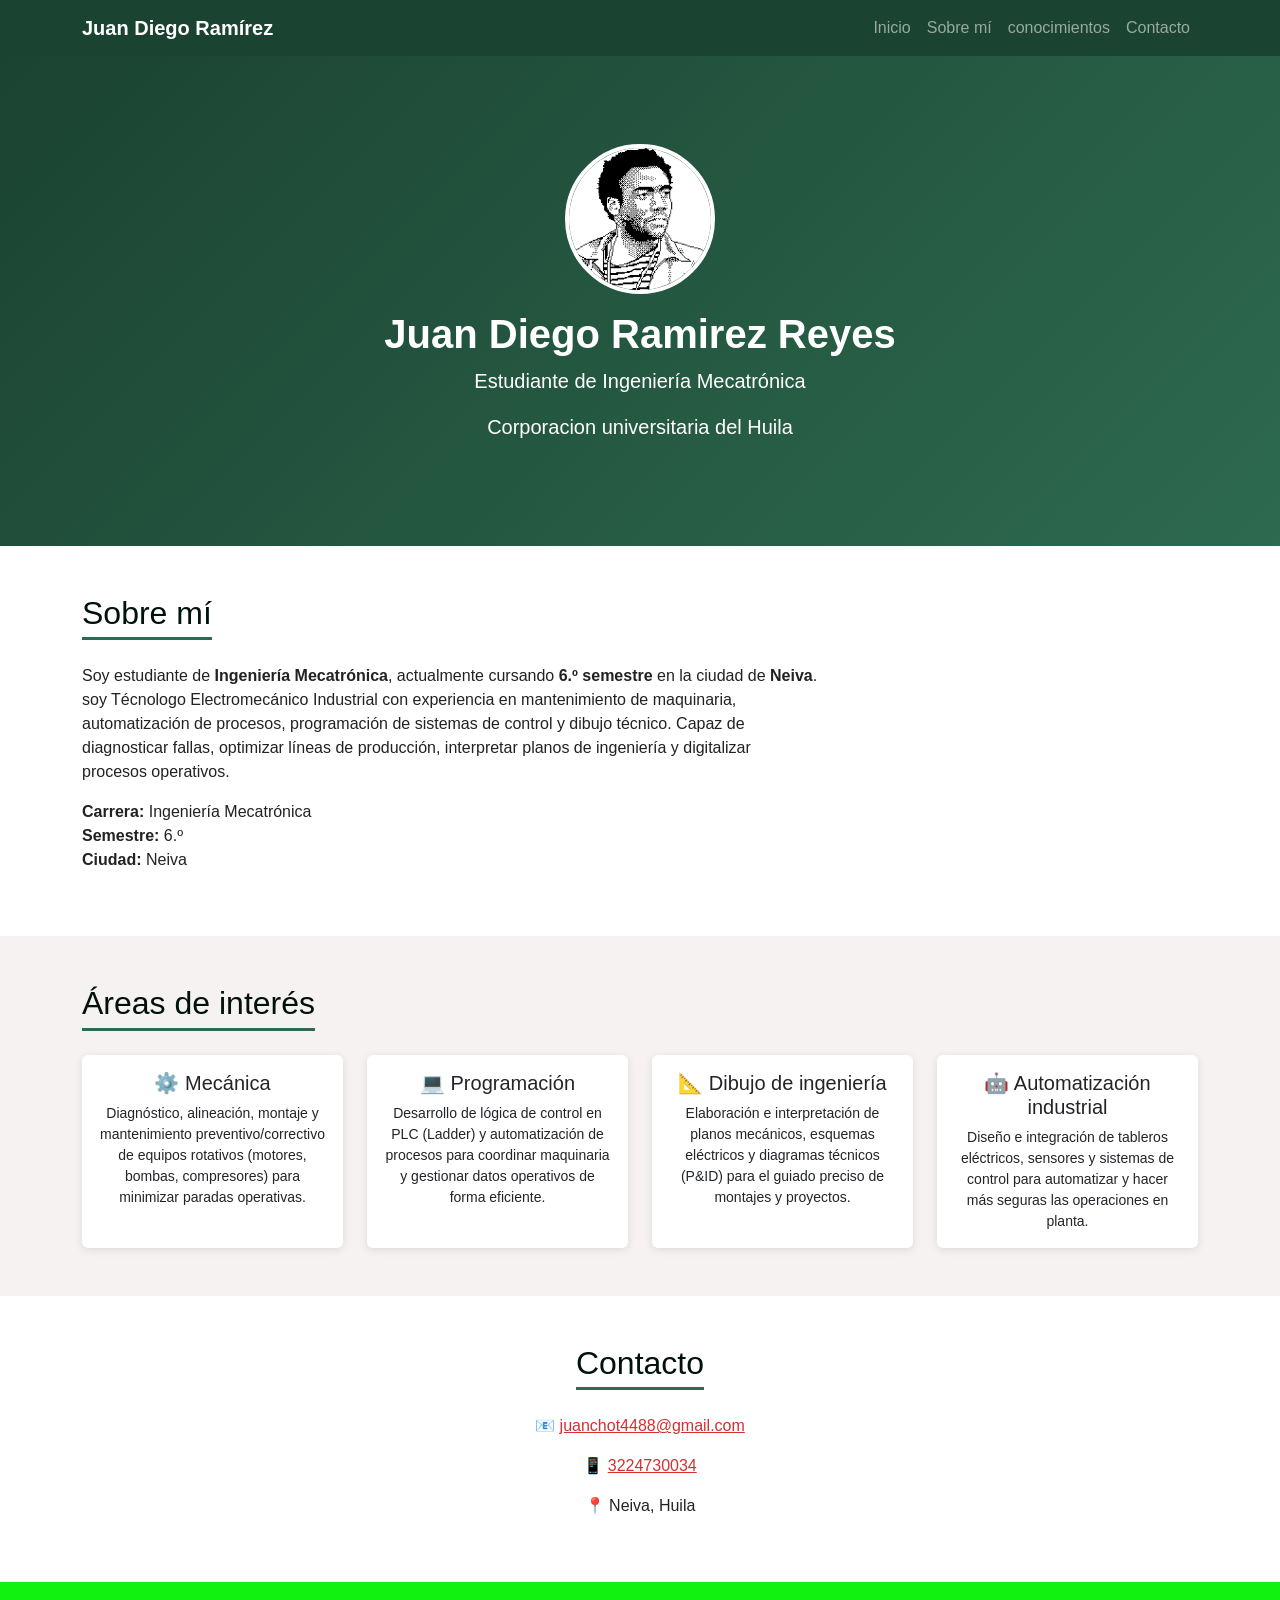
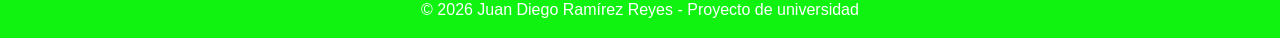
<file: PORTAFOLIOS DE HOJAS DE VIDAS /Juan Diego Ramirez Reyes/index.html>
<!DOCTYPE html>
<html lang="es">
<head>
  <meta charset="UTF-8">
  <meta name="viewport" content="width=device-width, initial-scale=1.0">
  <title>Juan Diego Ramírez Reyes - Portafolio</title>

  <!-- Bootstrap CSS -->
  <link href="https://cdn.jsdelivr.net/npm/bootstrap@5.3.3/dist/css/bootstrap.min.css" rel="stylesheet">
  <!-- Estilos propios -->
  <link rel="stylesheet" href="style.css">
</head>
<body>

  <!-- Barra de navegación -->
  <nav class="navbar navbar-expand-lg navbar-dark">
    <div class="container">
      <a class="navbar-brand fw-bold" href="#">Juan Diego Ramírez</a>
      <button class="navbar-toggler" type="button" data-bs-toggle="collapse" data-bs-target="#menu">
        <span class="navbar-toggler-icon"></span>
      </button>
      <div class="collapse navbar-collapse" id="menu">
        <ul class="navbar-nav ms-auto">
          <li class="nav-item"><a class="nav-link" href="#inicio">Inicio</a></li>
          <li class="nav-item"><a class="nav-link" href="#sobre-mi">Sobre mí</a></li>
          <li class="nav-item"><a class="nav-link" href="#areas">conocimientos</a></li>
          <li class="nav-item"><a class="nav-link" href="#contacto">Contacto</a></li>
        </ul>
      </div>
    </div>
  </nav>

  <!-- Encabezado -->
  <header id="inicio" class="header-section text-center text-white">
    <div class="container py-5">
      <img src="images.png" alt="Foto de perfil" class="rounded-circle mb-3 foto-perfil">
      <h1 class="fw-bold">Juan Diego Ramirez Reyes</h1>
      <p class="lead">Estudiante de Ingeniería Mecatrónica</p>
      <p class="lead">Corporacion universitaria del Huila</p>
    </div>
  </header>

  <!-- Sobre mí -->
  <section id="sobre-mi" class="container py-5">
    <h2 class="titulo-seccion mb-4">Sobre mí</h2>
    <div class="row align-items-center">
      <div class="col-md-8">
        <p>
          Soy estudiante de <strong>Ingeniería Mecatrónica</strong>, actualmente cursando
          <strong>6.º semestre</strong> en la ciudad de <strong>Neiva</strong>.
          soy </strong>Técnologo Electromecánico Industrial</strong> con experiencia en mantenimiento de maquinaria, automatización de procesos, programación de sistemas de control y dibujo técnico. Capaz de diagnosticar fallas, optimizar líneas de producción, interpretar planos de ingeniería y digitalizar procesos operativos.
        </p>
        <ul class="list-unstyled">
          <li><strong>Carrera:</strong> Ingeniería Mecatrónica</li>
          <li><strong>Semestre:</strong> 6.º</li>
          <li><strong>Ciudad:</strong> Neiva</li>
        </ul>
      </div>
    </div>
  </section>

  <!-- Áreas de interés -->
 <section id="areas" class="py-5 seccion-gris">
  <div class="container">
    <h2 class="titulo-seccion mb-4 text-center">Áreas de interés</h2>
    <div class="row g-4 text-center">
      <div class="col-6 col-md-3">
        <div class="card h-100 p-3">
          <h5>⚙️ Mecánica</h5>
          <p class="small mb-0">Diagnóstico, alineación, montaje y mantenimiento preventivo/correctivo de equipos rotativos (motores, bombas, compresores) para minimizar paradas operativas.</p>
        </div>
      </div>
      <div class="col-6 col-md-3">
        <div class="card h-100 p-3">
          <h5>💻 Programación</h5>
          <p class="small mb-0">Desarrollo de lógica de control en PLC (Ladder) y automatización de procesos para coordinar maquinaria y gestionar datos operativos de forma eficiente.</p>
        </div>
      </div>
      <div class="col-6 col-md-3">
        <div class="card h-100 p-3">
          <h5>📐 Dibujo de ingeniería</h5>
          <p class="small mb-0">Elaboración e interpretación de planos mecánicos, esquemas eléctricos y diagramas técnicos (P&ID) para el guiado preciso de montajes y proyectos.</p>
        </div>
      </div>
      <div class="col-6 col-md-3">
        <div class="card h-100 p-3">
          <h5>🤖 Automatización industrial</h5>
          <p class="small mb-0">Diseño e integración de tableros eléctricos, sensores y sistemas de control para automatizar y hacer más seguras las operaciones en planta.</p>
        </div>
      </div>
    </div>
  </div>
</section>

  <!-- Contacto -->
  <section id="contacto" class="container py-5 text-center">
  <h2 class="titulo-seccion mb-4">Contacto</h2>
  <p>📧 <a href="mailto:juanchot4488@gmail.com">juanchot4488@gmail.com</a></p>
  <p>📱 <a href="tel:+573224730034">3224730034</a></p>
  <p>📍 Neiva, Huila</p>
</section>

  <!-- Footer -->
  <footer class="text-center text-white py-3">
    <p class="mb-0">&copy; 2026 Juan Diego Ramírez Reyes - Proyecto de universidad</p>
  </footer>

  <!-- Bootstrap JS -->
  <script src="https://cdn.jsdelivr.net/npm/bootstrap@5.3.3/dist/js/bootstrap.bundle.min.js"></script>
</body>
</html>
</file>
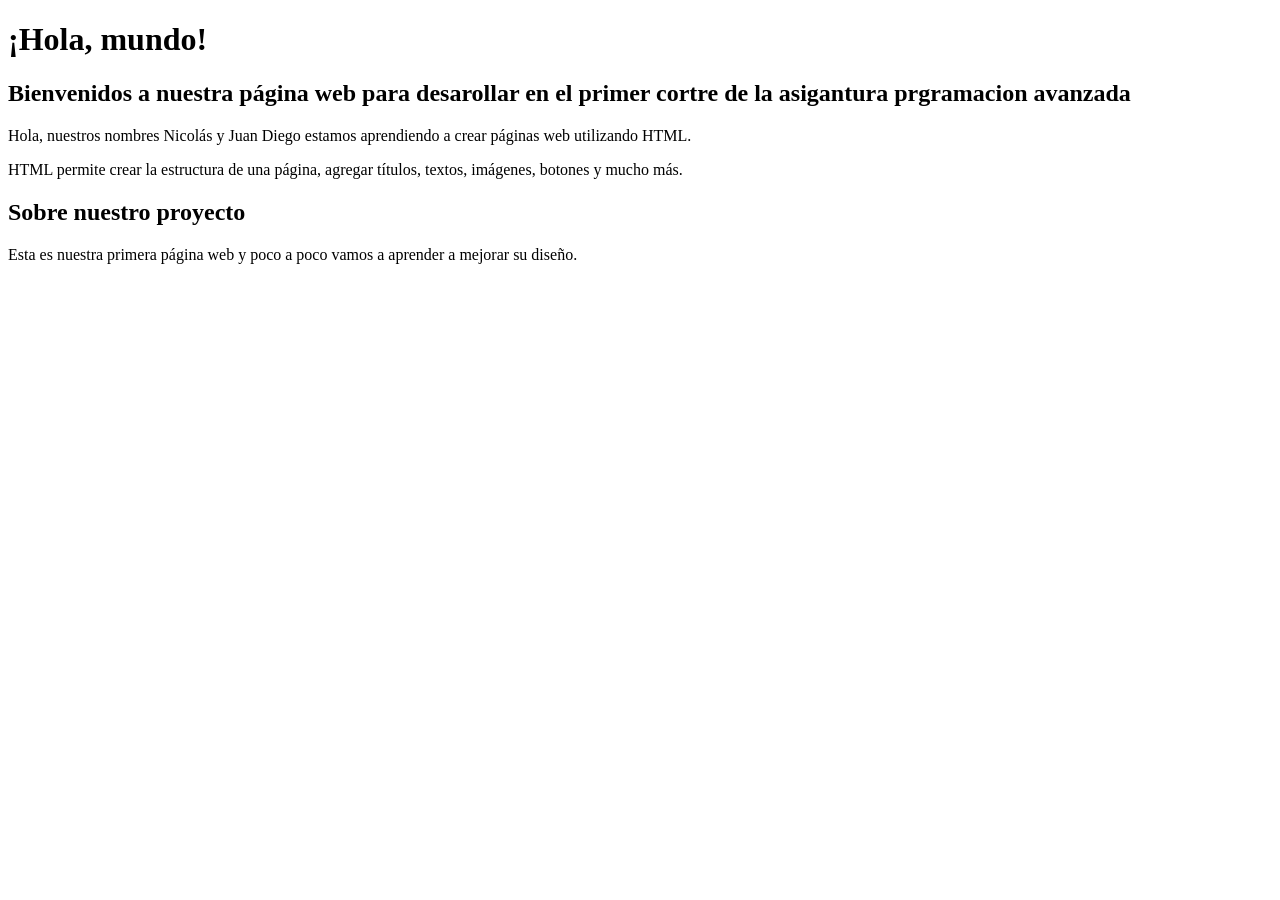
<file: htlm y ccs /inex.html>
<!DOCTYPE html>
<html lang="es">
<head>
    <meta charset="UTF-8">
    <meta name="viewport" content="width=device-width, initial-scale=1.0">
    <title>Mi primera página</title>
</head>

<body>

    <h1>¡Hola, mundo!</h1>

    <h2>Bienvenidos a nuestra página web para desarollar en el primer cortre de la asigantura prgramacion avanzada </h2>

    <p>
        Hola, nuestros nombres Nicolás y Juan Diego estamos aprendiendo
        a crear páginas web utilizando HTML.
    </p>

    <p>
        HTML permite crear la estructura de una página,
        agregar títulos, textos, imágenes, botones y mucho más.
    </p>

    <h2>Sobre nuestro proyecto</h2>

    <p>
        Esta es nuestra primera página web y poco a poco
        vamos a aprender a mejorar su diseño.
    </p>

</body>
</html>
</file>
<file: PORTAFOLIOS DE HOJAS DE VIDAS /Juan Diego Ramirez Reyes/style.css>
/* Colores generales - tema verde */
body {
  font-family: 'Segoe UI', Arial, Helvetica, sans-serif, Times, serif, sans-serif;
  color: #222;
}

.navbar {
  background-color: #1b4332;
}

.header-section {
  background-color: #1b4332;
  background-image: linear-gradient(135deg, #1b4332, #2d6a4f);
  padding-top: 40px;
  padding-bottom: 40px;
}

.foto-perfil {
  width: 150px;
  height: 150px;
  object-fit: cover;
  border: 4px solid rgb(255, 255, 255);
}

.titulo-seccion {
  color: #01120b;
  border-bottom: 3px solid #2d6a4f;
  display: inline-block;
  padding-bottom: 5px;
}

.seccion-gris {
  background-color: #f6f2f2;
}

.card {
  border: none;
  box-shadow: 0 2px 8px rgba(0,0,0,0.1);
  transition: transform 0.2s ease;
}

.card:hover {
  transform: translateY(-5px);
}

footer {
  background-color: #10f210;
}

a {
  color: #d53030;
}
</file>
